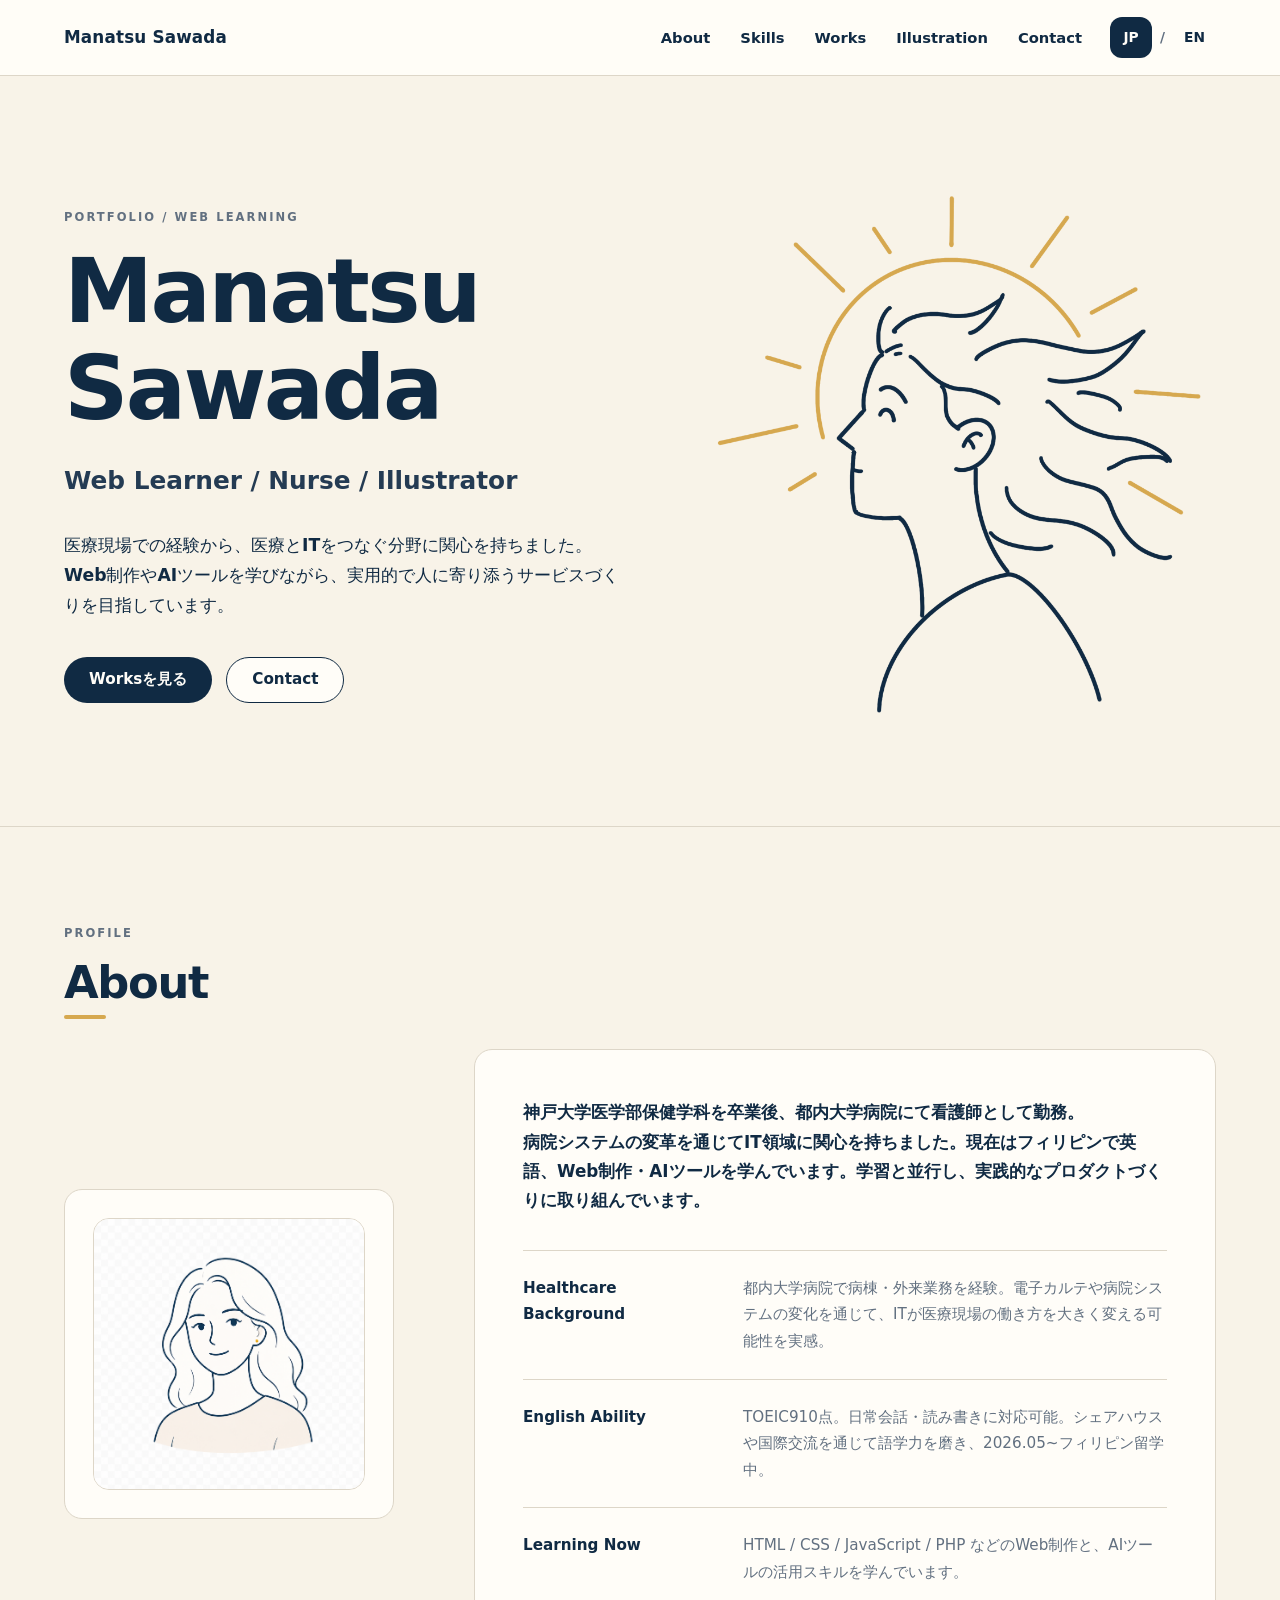
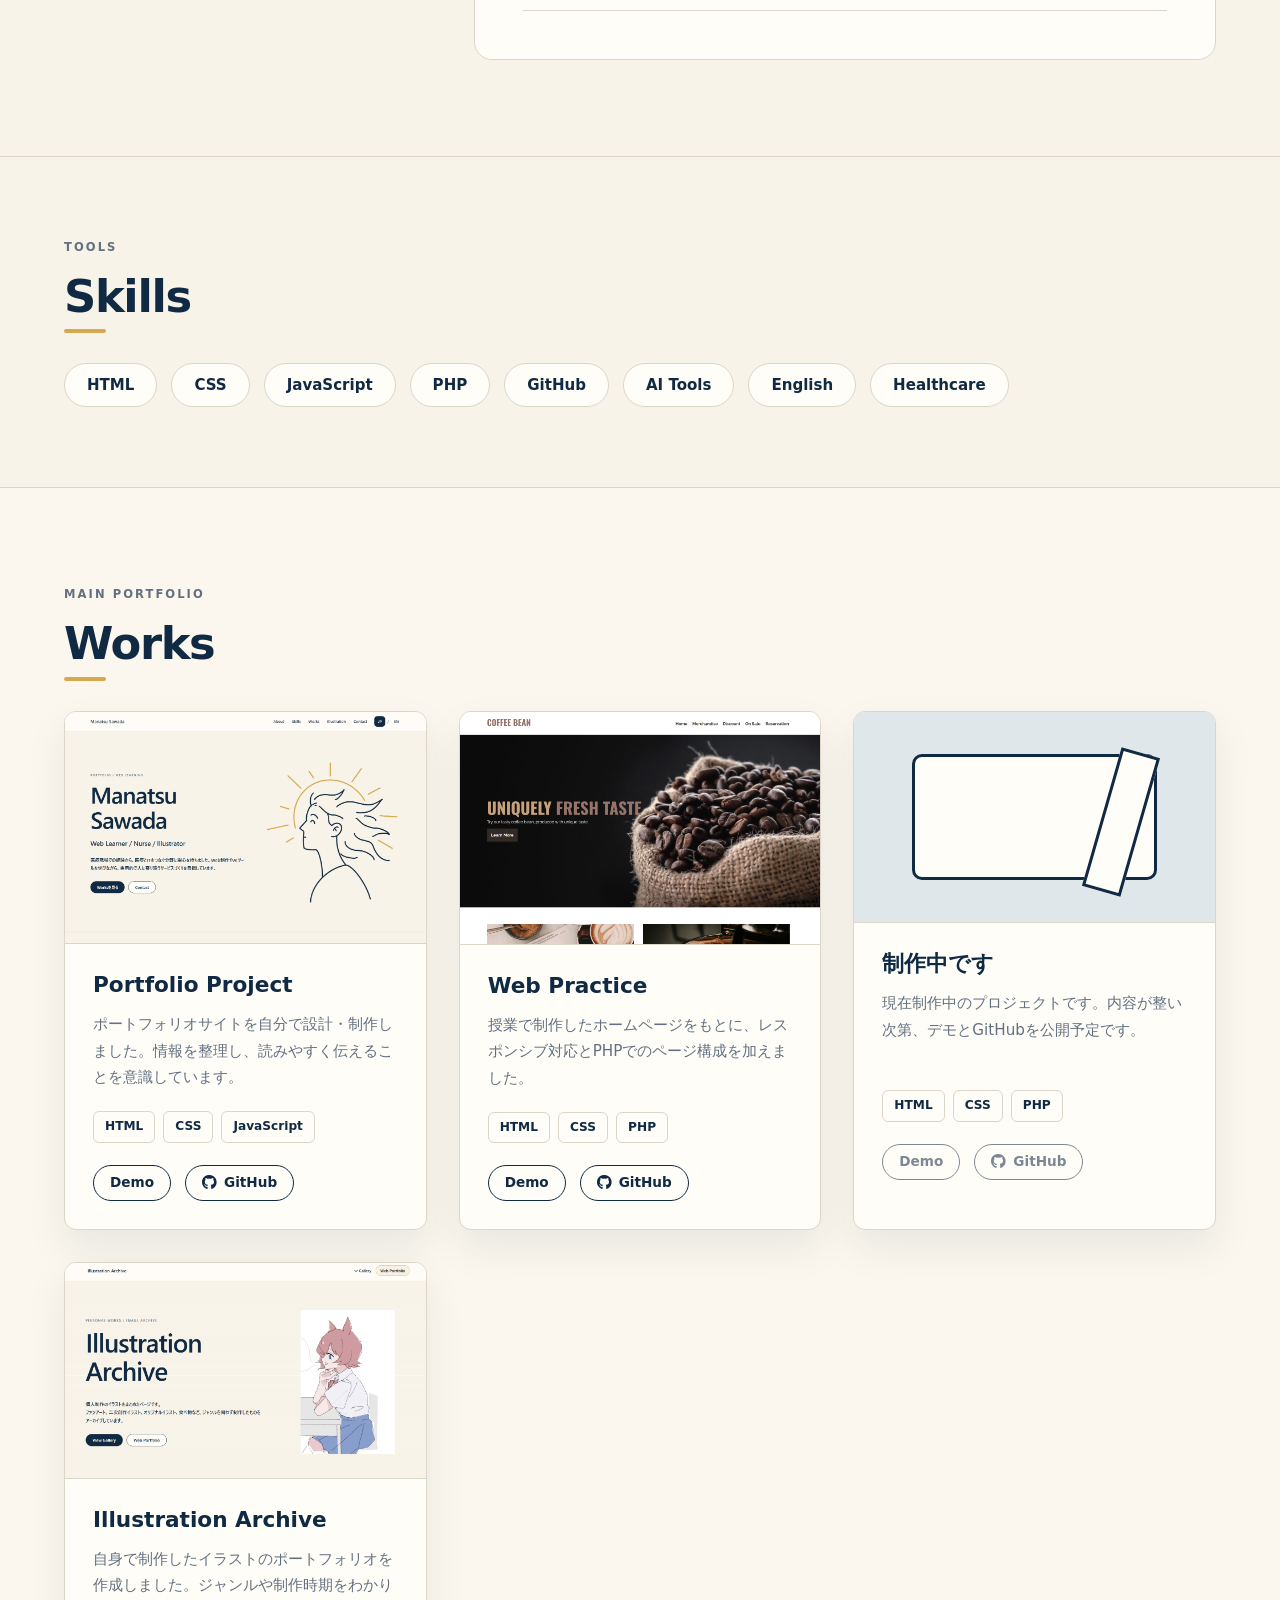
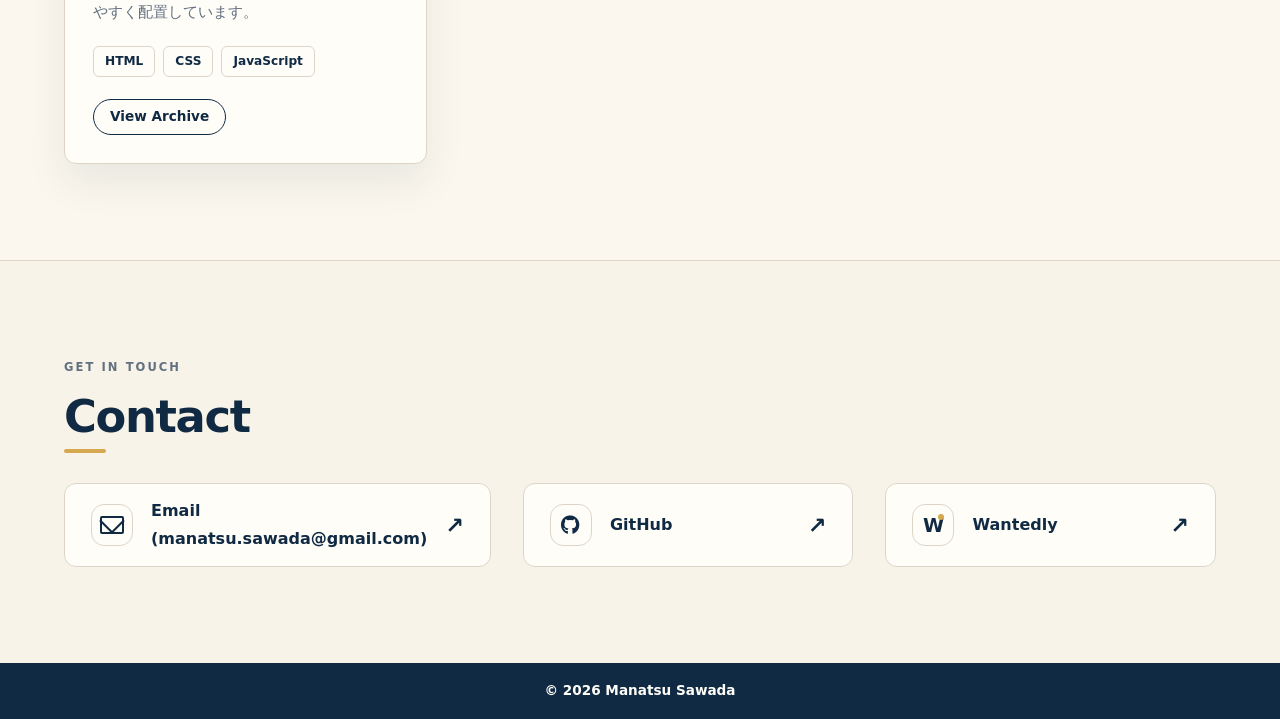
<file: index.html>
<!DOCTYPE html>
<html lang="ja">

<head>
  <meta charset="UTF-8" />
  <meta name="viewport" content="width=device-width, initial-scale=1.0" />
  <meta name="description" content="Manatsu Sawadaのポートフォリオサイト。看護師経験を活かしながらWeb制作とAIツールを学ぶWeb学習者の自己紹介・制作実績サイトです。" />
  <title>Manatsu Sawada | Portfolio</title>
  <link rel="stylesheet" href="https://cdnjs.cloudflare.com/ajax/libs/font-awesome/6.5.2/css/all.min.css" />
  <link rel="stylesheet" href="style.css" />
</head>

<body>
  <header class="site-header">
    <a class="site-logo" href="#hero" aria-label="Manatsu Sawada home">
      Manatsu Sawada
    </a>

    <button class="menu-toggle" type="button" aria-label="Open navigation" aria-controls="site-nav"
      aria-expanded="false">
      <span></span>
      <span></span>
    </button>

    <nav class="site-nav" id="site-nav" aria-label="Main navigation">
      <a href="#about">About</a>
      <a href="#skills">Skills</a>
      <a href="#works">Works</a>
      <a href="illustration/index.html">Illustration</a>
      <a href="#contact">Contact</a>
    </nav>

    <div class="language-switcher" aria-label="Language switcher">
      <button class="lang-button is-active" type="button" data-lang="ja">
        JP
      </button>
      <span aria-hidden="true">/</span>
      <button class="lang-button" type="button" data-lang="en">
        EN
      </button>
    </div>
  </header>

  <main>
    <section class="hero section" id="hero">
      <div class="container hero-grid">
        <div class="hero-copy">
          <p class="eyebrow" data-i18n data-ja="PORTFOLIO / WEB LEARNING" data-en="PORTFOLIO / WEB LEARNING">
            PORTFOLIO / WEB LEARNING
          </p>
          <h1>Manatsu Sawada</h1>
          <p class="hero-subtitle">Web Learner / Nurse / Illustrator</p>
          <p class="hero-text" data-i18n
            data-ja="医療現場での経験から、医療とITをつなぐ分野に関心を持ちました。Web制作やAIツールを学びながら、実用的で人に寄り添うサービスづくりを目指しています。"
            data-en="I am learning web development and AI tools while drawing on my nursing background. I aim to create practical, thoughtful digital work for real people.">
            医療現場での経験から、医療とITをつなぐ分野に関心を持ちました。Web制作やAIツールを学びながら、実用的で人に寄り添うサービスづくりを目指しています。
          </p>
          <div class="hero-actions">
            <a class="button button-primary" href="#works" data-i18n data-ja="Worksを見る"
              data-en="View Works">Worksを見る</a>
            <a class="button button-secondary" href="#contact" data-i18n data-ja="Contact" data-en="Contact">Contact</a>
          </div>
        </div>

        <div class="hero-visual">
          <div class="image-placeholder hero-placeholder">
            <!-- Replace this file later. Recommended: 1200x900px PNG, transparent or warm-white background. -->
            <img src="images/Hero_image.png" alt="Line illustration for Manatsu Sawada portfolio"
              onerror="this.parentElement.classList.add('is-missing'); this.remove()" />
          </div>
        </div>
      </div>
    </section>

    <section class="section" id="about">
      <div class="container">
        <div class="section-heading">
          <p class="eyebrow">PROFILE</p>
          <h2 data-i18n data-ja="About" data-en="About">About</h2>
        </div>
        <div class="about-grid">
          <div class="portrait-card">
            <div class="image-placeholder portrait-placeholder">
              <img src="images/profile_image.png" alt="Portrait illustration of Manatsu Sawada"
                onerror="this.parentElement.classList.add('is-missing'); this.remove()" />
            </div>
          </div>
          <div class="about-content">
            <p class="lead" data-i18n data-ja="神戸大学医学部保健学科を卒業後、都内大学病院にて看護師として勤務。
病院システムの変革を通じてIT領域に関心を持ちました。現在はフィリピンで英語、Web制作・AIツールを学んでいます。学習と並行し、実践的なプロダクトづくりに取り組んでいます。"
              data-en="With clinical nursing experience, I want to deliver useful information and systems through the web. I am currently learning web development and AI tools while practicing clear, user-friendly production.">
              神戸大学医学部保健学科を卒業後、都内大学病院にて看護師として勤務。
              病院システムの変革を通じてIT領域に関心を持ちました。現在はフィリピンで英語、Web制作・AIツールを学んでいます。学習と並行し、実践的なプロダクトづくりに取り組んでいます。
            </p>
            <div class="profile-list">
              <article>
                <h3>Healthcare Background</h3>
                <p data-i18n data-ja="都内大学病院で病棟・外来業務を経験。電子カルテや病院システムの変化を通じて、ITが医療現場の働き方を大きく変える可能性を実感。"
                  data-en="Experienced inpatient and outpatient nursing at a university hospital in Tokyo. Through changes in electronic medical records and hospital systems, recognized how technology can transform healthcare workflows.">
                  都内大学病院で病棟・外来業務を経験。電子カルテや病院システムの変化を通じて、ITが医療現場の働き方を大きく変える可能性を実感。
                </p>
              </article>
              <article>
                <h3>English Ability</h3>
                <p data-i18n data-ja="TOEIC910点。日常会話・読み書きに対応可能。シェアハウスや国際交流を通じて語学力を磨き、2026.05~フィリピン留学中。"
                  data-en="TOEIC 910. Able to handle daily conversation, reading, and writing. Currently studying English and IT in the Philippines.">
                  TOEIC910点。日常会話・読み書きに対応可能。シェアハウスや国際交流を通じて語学力を磨き、2026.05~フィリピン留学中。
                </p>
              </article>
              <article>
                <h3>Learning Now</h3>
                <p data-i18n data-ja="HTML / CSS / JavaScript / PHP などのWeb制作と、AIツールの活用スキルを学んでいます。"
                  data-en="I am learning HTML, CSS, JavaScript, PHP, and practical ways to use AI tools in web production.">
                  HTML / CSS / JavaScript / PHP などのWeb制作と、AIツールの活用スキルを学んでいます。
                </p>
              </article>
            </div>
          </div>
        </div>
      </div>
    </section>

    <section class="section section-compact" id="skills">
      <div class="container">
        <div class="section-heading">
          <p class="eyebrow">TOOLS</p>
          <h2 data-i18n data-ja="Skills" data-en="Skills">Skills</h2>
        </div>
        <ul class="skill-tags" aria-label="Skills">
          <li>HTML</li>
          <li>CSS</li>
          <li>JavaScript</li>
          <li>PHP</li>
          <li>GitHub</li>
          <li>AI Tools</li>
          <li>English</li>
          <li>Healthcare</li>
        </ul>
      </div>
    </section>

    <section class="section works-section" id="works">
      <div class="container">
        <div class="section-heading">
          <p class="eyebrow">MAIN PORTFOLIO</p>
          <h2 data-i18n data-ja="Works" data-en="Works">Works</h2>
        </div>
        <div class="works-grid">
          <article class="work-card">
            <div class="work-visual work-thumbnail">
              <img src="images/my-portfolio-thumbnail.png" alt="Portfolio Project website thumbnail"
                onerror="this.parentElement.classList.add('is-missing'); this.remove()" />
            </div>
            <div class="work-body">
              <h3 data-i18n data-ja="Portfolio Project" data-en="Portfolio Project">
                Portfolio Project
              </h3>
              <p data-i18n data-ja="ポートフォリオサイトを自分で設計・制作しました。情報を整理し、読みやすく伝えることを意識しています。"
                data-en="A self-designed portfolio site focused on organizing information and communicating clearly.">
                ポートフォリオサイトを自分で設計・制作しました。情報を整理し、読みやすく伝えることを意識しています。
              </p>
              <ul class="mini-tags">
                <li>HTML</li>
                <li>CSS</li>
                <li>JavaScript</li>
              </ul>
              <div class="card-actions">
                <a href="https://manatsu-sawada.github.io/portfolio/" class="text-link" target="_blank"
                  rel="noopener noreferrer">Demo</a>
                <a href="https://github.com/manatsu-sawada/portfolio" class="text-link" target="_blank"
                  rel="noopener noreferrer">
                  <i class="fa-brands fa-github" aria-hidden="true"></i>
                  GitHub
                </a>
              </div>
            </div>
          </article>

          <article class="work-card">
            <div class="work-visual responsive-window work-thumbnail">
              <img src="images/coffee-bean-thumbnail.png" alt="Coffee Bean website thumbnail"
                onerror="this.parentElement.classList.add('is-missing'); this.remove()" />
            </div>
            <div class="work-body">
              <h3 data-i18n data-ja="Web Practice" data-en="Web Practice">
                Web Practice
              </h3>
              <p data-i18n data-ja="授業で制作したホームページをもとに、レスポンシブ対応とPHPでのページ構成を加えました。"
                data-en="A practice project for responsive websites, focused on layout, PHP page structure, and clear interaction.">
                授業で制作したホームページをもとに、レスポンシブ対応とPHPでのページ構成を加えました。
              </p>
              <ul class="mini-tags">
                <li>HTML</li>
                <li>CSS</li>
                <!-- <li>JavaScript</li> -->
                <li>PHP</li>
              </ul>
              <div class="card-actions">
                <a href="https://coffee-bean-demo.freedev.app/index.php" class="text-link" target="_blank"
                  rel="noopener noreferrer">Demo</a>
                <a href="https://github.com/manatsu-sawada/coffee-bean.github.io" class="text-link" target="_blank"
                  rel="noopener noreferrer">
                  <i class="fa-brands fa-github" aria-hidden="true"></i>
                  GitHub
                </a>
              </div>
            </div>
          </article>

          <article class="work-card">
            <div class="work-visual note-window" aria-hidden="true"></div>
            <div class="work-body">
              <h3 data-i18n data-ja="制作中です" data-en="In Progress">
                制作中です
              </h3>
              <p data-i18n data-ja="現在制作中のプロジェクトです。内容が整い次第、デモとGitHubを公開予定です。"
                data-en="This project is currently in progress. Demo and GitHub links will be added once it is ready.">
                現在制作中のプロジェクトです。内容が整い次第、デモとGitHubを公開予定です。
              </p>
              <ul class="mini-tags">
                <li>HTML</li>
                <li>CSS</li>
                <li>PHP</li>
              </ul>
              <div class="card-actions">
                <span class="text-link is-disabled" aria-disabled="true">
                  Demo
                </span>
                <span class="text-link is-disabled" aria-disabled="true">
                  <i class="fa-brands fa-github" aria-hidden="true"></i>
                  GitHub
                </span>
              </div>
            </div>
          </article>

          <article class="work-card">
            <div class="work-visual work-thumbnail">
              <img src="images/illustration_archive.png" alt="Illustration Archive website thumbnail"
                onerror="this.parentElement.classList.add('is-missing'); this.remove()" />
            </div>
            <div class="work-body">
              <h3 data-i18n data-ja="Illustration Archive" data-en="Illustration Archive">
                Illustration Archive
              </h3>
              <p data-i18n data-ja="自身で制作したイラストのポートフォリオを作成しました。ジャンルや制作時期をわかりやすく配置しています。"
                data-en="I created a portfolio for my illustration work, organized clearly by genre and production period.">
                自身で制作したイラストのポートフォリオを作成しました。ジャンルや制作時期をわかりやすく配置しています。
              </p>
              <ul class="mini-tags">
                <li>HTML</li>
                <li>CSS</li>
                <li>JavaScript</li>
              </ul>
              <div class="card-actions">
                <a href="illustration/index.html" class="text-link">
                  View Archive
                </a>
              </div>
            </div>
          </article>
        </div>
      </div>
    </section>

    <section class="section contact-section" id="contact">
      <div class="container">
        <div class="section-heading">
          <p class="eyebrow">GET IN TOUCH</p>
          <h2 data-i18n data-ja="Contact" data-en="Contact">Contact</h2>
        </div>
        <div class="contact-grid">
          <a class="contact-card" href="https://mail.google.com/mail/?view=cm&fs=1&to=manatsu.sawada@gmail.com"
            target="_blank" rel="noopener noreferrer">
            <span class="icon icon-mail" aria-hidden="true"></span>
            <span>Email (manatsu.sawada@gmail.com)</span>
            <span class="arrow" aria-hidden="true">↗</span>
          </a>
          <a class="contact-card" href="https://github.com/manatsu-sawada" target="_blank" rel="noopener noreferrer">
            <i class="icon fa-brands fa-github" aria-hidden="true"></i>
            <span>GitHub</span>
            <span class="arrow" aria-hidden="true">↗</span>
          </a>
          <a class="contact-card" href="https://www.wantedly.com/id/mn_sawada_g" target="_blank"
            rel="noopener noreferrer">
            <span class="icon icon-wantedly" aria-hidden="true">W</span>
            <span>Wantedly</span>
            <span class="arrow" aria-hidden="true">↗</span>
          </a>
        </div>
      </div>
    </section>
  </main>

  <footer class="site-footer">
    <p>© 2026 Manatsu Sawada</p>
  </footer>

  <script src="script.js"></script>
</body>

</html>
</file>
<file: style.css>
:root {
  --bg: #f8f3e8;
  --paper: #fffdf8;
  --paper-muted: #f1eee6;
  --navy: #102a43;
  --navy-soft: #243b53;
  --text: #1f2933;
  --muted: #627080;
  --line: #ddd6c8;
  --mustard: #d6a84f;
  --taupe: #b59b7b;
  --beige: #e8ddce;
  --blue-gray: #dfe7ea;
  --shadow: 0 18px 40px rgba(16, 42, 67, 0.08);
  --radius: 12px;
  --container: 1200px;
}

* {
  box-sizing: border-box;
}

html {
  scroll-behavior: smooth;
}

body {
  margin: 0;
  background: var(--bg);
  color: var(--text);
  font-family: system-ui, -apple-system, BlinkMacSystemFont, "Segoe UI", sans-serif;
  line-height: 1.75;
  overflow-x: hidden;
}

img {
  display: block;
  max-width: 100%;
}

a {
  color: inherit;
  text-decoration: none;
}

.container {
  width: min(var(--container), calc(100% - clamp(56px, 10vw, 128px)));
  margin-inline: auto;
}

.section {
  padding: 96px 0;
  border-top: 1px solid var(--line);
}

.section-compact {
  padding: 80px 0;
}

.site-header {
  position: sticky;
  top: 0;
  z-index: 10;
  display: grid;
  grid-template-columns: auto 1fr auto;
  align-items: center;
  gap: 28px;
  min-height: 76px;
  padding: 0 max(clamp(28px, 5vw, 64px), calc((100vw - var(--container)) / 2));
  background: rgba(255, 253, 248, 0.94);
  border-bottom: 1px solid var(--line);
  backdrop-filter: blur(12px);
}

.site-logo {
  color: var(--navy);
  font-size: 1.05rem;
  font-weight: 800;
  letter-spacing: 0.01em;
}

.site-nav {
  display: flex;
  justify-content: flex-end;
  gap: 30px;
  color: var(--navy);
  font-size: 0.92rem;
  font-weight: 700;
}

.site-nav a {
  position: relative;
  padding: 8px 0;
}

.site-nav a::after {
  position: absolute;
  right: 0;
  bottom: 2px;
  left: 0;
  height: 2px;
  background: var(--mustard);
  content: "";
  opacity: 0;
  transform: scaleX(0.4);
  transition: 0.2s ease;
}

.site-nav a:hover::after,
.site-nav a:focus-visible::after {
  opacity: 1;
  transform: scaleX(1);
}

.language-switcher {
  display: inline-flex;
  align-items: center;
  gap: 8px;
  color: var(--muted);
  font-size: 0.86rem;
  font-weight: 800;
}

.lang-button {
  min-width: 42px;
  padding: 8px 11px;
  border: 0;
  border-radius: 12px;
  background: transparent;
  color: var(--navy);
  cursor: pointer;
  font: inherit;
}

.lang-button.is-active {
  background: var(--navy);
  color: var(--paper);
}

.menu-toggle {
  display: none;
  width: 42px;
  height: 42px;
  border: 1px solid var(--line);
  border-radius: 12px;
  background: var(--paper);
}

.menu-toggle span {
  display: block;
  width: 18px;
  height: 2px;
  margin: 5px auto;
  background: var(--navy);
}

.hero {
  padding: 104px 0 96px;
  border-top: 0;
}

.hero-grid {
  display: grid;
  grid-template-columns: minmax(0, 1fr) minmax(360px, 0.9fr);
  align-items: center;
  gap: 72px;
}

.eyebrow {
  margin: 0 0 16px;
  color: var(--muted);
  font-size: 0.72rem;
  font-weight: 800;
  letter-spacing: 0.18em;
  text-transform: uppercase;
}

.hero h1,
.section-heading h2 {
  margin: 0;
  color: var(--navy);
  line-height: 1.08;
  letter-spacing: -0.03em;
}

.hero h1 {
  max-width: 720px;
  font-size: clamp(3.1rem, 7vw, 5.6rem);
  font-weight: 850;
}

.hero-subtitle {
  margin: 22px 0 0;
  color: var(--navy-soft);
  font-size: clamp(1.18rem, 2vw, 1.55rem);
  font-weight: 800;
}

.hero-text {
  max-width: 640px;
  margin: 28px 0 0;
  color: var(--navy);
  font-size: 1.08rem;
  font-weight: 550;
}

.hero-actions,
.card-actions {
  display: flex;
  flex-wrap: wrap;
  gap: 14px;
}

.hero-actions {
  margin-top: 36px;
}

.button {
  display: inline-flex;
  align-items: center;
  justify-content: center;
  min-height: 46px;
  padding: 0 25px;
  border-radius: 999px;
  font-size: 0.95rem;
  font-weight: 800;
}

.button-primary {
  background: var(--navy);
  color: var(--paper);
}

.hero-actions .button-primary {
  transition:
    background-color 0.18s ease,
    color 0.18s ease,
    transform 0.18s ease;
}

.hero-actions .button-primary:hover,
.hero-actions .button-primary:focus-visible {
  background: var(--mustard);
  color: var(--navy);
  transform: translateY(-1px);
}

.button-secondary {
  border: 1px solid var(--navy);
  background: var(--paper);
  color: var(--navy);
}

.icon {
  position: relative;
  display: inline-grid;
  place-items: center;
  width: 42px;
  height: 42px;
  border: 1px solid var(--line);
  border-radius: 13px;
  background: var(--paper);
  color: var(--navy);
  font-size: 1.2rem;
  font-weight: 900;
}

.icon-mail::before {
  width: 20px;
  height: 14px;
  border: 2px solid currentColor;
  border-radius: 2px;
  content: "";
}

.icon-mail::after {
  position: absolute;
  width: 16px;
  height: 16px;
  border-right: 2px solid currentColor;
  border-bottom: 2px solid currentColor;
  content: "";
  transform: translateY(-4px) rotate(45deg);
}

.icon-github::before {
  width: 23px;
  height: 23px;
  border-radius: 50%;
  background: var(--navy);
  content: "";
}

.icon-github::after {
  position: absolute;
  width: 9px;
  height: 5px;
  border-bottom: 2px solid var(--paper);
  border-radius: 0 0 12px 12px;
  content: "";
  transform: translateY(3px);
}

.icon-wantedly {
  border-color: var(--line);
}

.icon-wantedly::after {
  position: absolute;
  top: 9px;
  right: 9px;
  width: 6px;
  height: 6px;
  border-radius: 50%;
  background: var(--mustard);
  content: "";
}

.hero-visual {
  position: relative;
  overflow: visible;
}

.hero-visual::before {
  display: none;
  content: none;
}

.image-placeholder {
  position: relative;
  display: grid;
  place-items: center;
  overflow: hidden;
  border: 1px solid var(--line);
  background: var(--paper);
}

.image-placeholder img {
  width: 100%;
  height: 100%;
  object-fit: cover;
}

.hero-placeholder {
  min-height: 0;
  border: 0;
  background: transparent;
  overflow: visible;
}

.hero-placeholder img {
  width: 100%;
  height: auto;
  max-height: min(680px, 86vh);
  object-fit: contain;
}

.hero-placeholder.is-missing::before {
  width: min(440px, 90%);
  height: 300px;
  border: 4px solid var(--navy);
  border-radius: 26px;
  background:
    linear-gradient(135deg, transparent 47%, var(--mustard) 48% 51%, transparent 52%),
    linear-gradient(var(--line), var(--line)) 54px 82px / calc(100% - 108px) 2px no-repeat,
    var(--paper);
  box-shadow: 22px 20px 0 rgba(181, 155, 123, 0.18);
  content: "";
}

.hero-placeholder.is-missing::after {
  position: absolute;
  right: 10%;
  top: 10%;
  width: 132px;
  height: 132px;
  border-radius: 50%;
  background: var(--mustard);
  box-shadow:
    0 -62px 0 -61px var(--mustard),
    62px 0 0 -61px var(--mustard),
    0 62px 0 -61px var(--mustard),
    -62px 0 0 -61px var(--mustard);
  content: "";
}

.section-heading {
  margin-bottom: 42px;
}

.section-heading h2 {
  position: relative;
  display: inline-block;
  font-size: clamp(2rem, 4vw, 2.8rem);
  font-weight: 850;
}

.section-heading h2::after {
  position: absolute;
  bottom: -12px;
  left: 0;
  width: 42px;
  height: 4px;
  border-radius: 99px;
  background: var(--mustard);
  content: "";
}

.section-description {
  max-width: 560px;
  margin: 28px 0 0;
  color: var(--muted);
  font-size: 0.95rem;
  font-weight: 600;
  line-height: 1.8;
}

.about-grid {
  display: grid;
  grid-template-columns: 330px minmax(0, 1fr);
  gap: 80px;
  align-items: center;
}

.portrait-card,
.about-content,
.work-card,
.contact-card {
  border: 1px solid var(--line);
  background: var(--paper);
}

.portrait-card {
  padding: 28px;
  border-radius: 18px;
}

.portrait-placeholder {
  aspect-ratio: 1;
  border-radius: 16px;
  background: var(--paper-muted);
}

.portrait-placeholder.is-missing::before {
  width: 46%;
  aspect-ratio: 1;
  border-radius: 50%;
  background: var(--mustard);
  content: "";
  opacity: 0.9;
}

.portrait-placeholder.is-missing::after {
  position: absolute;
  bottom: 22%;
  width: 56%;
  height: 34%;
  border: 4px solid var(--navy);
  border-top: 0;
  border-radius: 0 0 90px 90px;
  content: "";
}

.about-content {
  padding: 48px;
  border-radius: 18px;
}

.lead {
  margin: 0 0 34px;
  color: var(--navy);
  font-size: 1.05rem;
  font-weight: 600;
  white-space: pre-line;
}

.profile-list {
  display: grid;
  gap: 0;
  border-top: 1px solid var(--line);
}

.profile-list article {
  display: grid;
  grid-template-columns: 190px 1fr;
  gap: 30px;
  padding: 24px 0;
  border-bottom: 1px solid var(--line);
}

.profile-list h3,
.profile-list p {
  margin: 0;
}

.profile-list h3 {
  color: var(--navy);
  font-size: 0.95rem;
}

.profile-list p {
  color: var(--muted);
  font-size: 0.95rem;
}

.skill-tags,
.mini-tags {
  display: flex;
  flex-wrap: wrap;
  gap: 14px;
  padding: 0;
  margin: 0;
  list-style: none;
}

.skill-tags li,
.mini-tags li {
  border: 1px solid var(--line);
  background: var(--paper);
  color: var(--navy);
  font-weight: 800;
}

.skill-tags li {
  padding: 8px 22px;
  border-radius: 999px;
  font-size: 0.94rem;
}

.works-section {
  background: rgba(255, 253, 248, 0.38);
}

.works-grid {
  display: grid;
  grid-template-columns: repeat(3, 1fr);
  gap: 32px;
}

.work-card {
  display: grid;
  overflow: hidden;
  border-radius: var(--radius);
  box-shadow: var(--shadow);
}

.work-visual {
  min-height: 190px;
  border-bottom: 1px solid var(--line);
  background: var(--blue-gray);
}

.work-thumbnail {
  display: grid;
  place-items: center;
  overflow: hidden;
}

.work-thumbnail img {
  width: 100%;
  height: 100%;
  object-fit: cover;
}

.code-window,
.responsive-window,
.note-window {
  position: relative;
}

.responsive-window:not(.is-missing)::before,
.responsive-window:not(.is-missing)::after {
  content: none;
}

.code-window::before,
.responsive-window::before,
.note-window::before {
  position: absolute;
  inset: 42px 58px;
  border: 3px solid var(--navy);
  border-radius: 10px;
  background: var(--paper);
  content: "";
}

.code-window::after {
  position: absolute;
  left: 50%;
  top: 50%;
  color: var(--navy);
  content: "</>";
  font-size: 3rem;
  font-weight: 700;
  transform: translate(-50%, -38%);
}

.responsive-window::after {
  position: absolute;
  right: 78px;
  bottom: 36px;
  width: 52px;
  height: 92px;
  border: 3px solid var(--navy);
  border-radius: 12px;
  background: var(--paper);
  content: "";
}

.note-window::after {
  position: absolute;
  right: 74px;
  top: 38px;
  width: 34px;
  height: 138px;
  border: 3px solid var(--navy);
  background: var(--paper);
  content: "";
  transform: rotate(16deg);
}

.work-body {
  padding: 28px;
}

.work-body h3 {
  margin: 0 0 12px;
  color: var(--navy);
  font-size: 1.35rem;
  line-height: 1.25;
}

.work-body p {
  min-height: 82px;
  margin: 0 0 18px;
  color: var(--muted);
  font-size: 0.95rem;
}

.mini-tags {
  gap: 8px;
  margin-bottom: 22px;
}

.mini-tags li {
  padding: 4px 11px;
  border-radius: 6px;
  font-size: 0.76rem;
}

.text-link {
  display: inline-flex;
  align-items: center;
  gap: 7px;
  min-height: 36px;
  padding: 0 16px;
  border: 1px solid var(--navy);
  border-radius: 999px;
  color: var(--navy);
  font-size: 0.85rem;
  font-weight: 800;
}

.text-link .fa-github {
  font-size: 0.95rem;
}

.text-link.is-disabled {
  opacity: 0.55;
  cursor: not-allowed;
}

.contact-grid {
  display: grid;
  grid-template-columns: repeat(3, 1fr);
  gap: 32px;
}

.contact-card {
  display: grid;
  grid-template-columns: auto 1fr auto;
  align-items: center;
  gap: 18px;
  min-height: 84px;
  padding: 0 26px;
  border-radius: var(--radius);
  color: var(--navy);
  font-weight: 850;
}

.contact-card .arrow {
  font-size: 1.4rem;
}

.contact-card .fa-github {
  font-size: 1.2rem;
  font-weight: 400;
}

.site-footer {
  display: grid;
  min-height: 56px;
  place-items: center;
  background: var(--navy);
  color: var(--paper);
  font-size: 0.85rem;
  font-weight: 650;
}

:focus-visible {
  outline: 3px solid rgba(214, 168, 79, 0.65);
  outline-offset: 4px;
}

@media (max-width: 960px) {
  .site-header {
    grid-template-columns: auto auto auto;
  }

  .menu-toggle {
    display: block;
    justify-self: end;
  }

  .site-nav {
    position: absolute;
    top: 76px;
    right: 24px;
    left: 24px;
    display: none;
    flex-direction: column;
    gap: 8px;
    padding: 20px;
    border: 1px solid var(--line);
    border-radius: var(--radius);
    background: var(--paper);
    box-shadow: var(--shadow);
  }

  .site-nav.is-open {
    display: flex;
  }

  .hero-grid,
  .about-grid {
    grid-template-columns: 1fr;
  }

  .hero-grid {
    gap: 44px;
  }

  .hero-placeholder {
    min-height: 0;
  }

  .about-grid {
    gap: 28px;
  }

  .portrait-card {
    max-width: 320px;
  }

  .works-grid,
  .contact-grid {
    grid-template-columns: 1fr;
  }

}

@media (max-width: 640px) {
  .container {
    width: min(100% - 32px, var(--container));
  }

  .contact-section .container {
    width: min(100% - 48px, var(--container));
  }

  .hero-visual {
    display: none;
  }

  .section {
    padding: 72px 0;
  }

  .site-header {
    gap: 12px;
    padding-inline: 16px;
  }

  .site-logo {
    font-size: 0.95rem;
  }

  .language-switcher {
    gap: 4px;
  }

  .lang-button {
    min-width: 36px;
    padding-inline: 8px;
  }

  .hero {
    padding-top: 72px;
  }

  .hero-actions {
    align-items: flex-start;
  }

  .button {
    width: 100%;
  }

  .hero-actions {
    flex-direction: column;
  }

  .profile-list article {
    grid-template-columns: 1fr;
    gap: 8px;
  }

  .about-content,
  .work-body {
    padding: 24px;
  }

  .skill-tags {
    gap: 10px;
  }

  .skill-tags li {
    padding: 7px 15px;
    font-size: 0.86rem;
  }

  .contact-grid {
    gap: 18px;
  }

  .contact-card {
    min-height: 96px;
    padding: 18px 22px;
  }

  .contact-card span:not(.icon):not(.arrow) {
    overflow-wrap: anywhere;
  }
}
</file>
